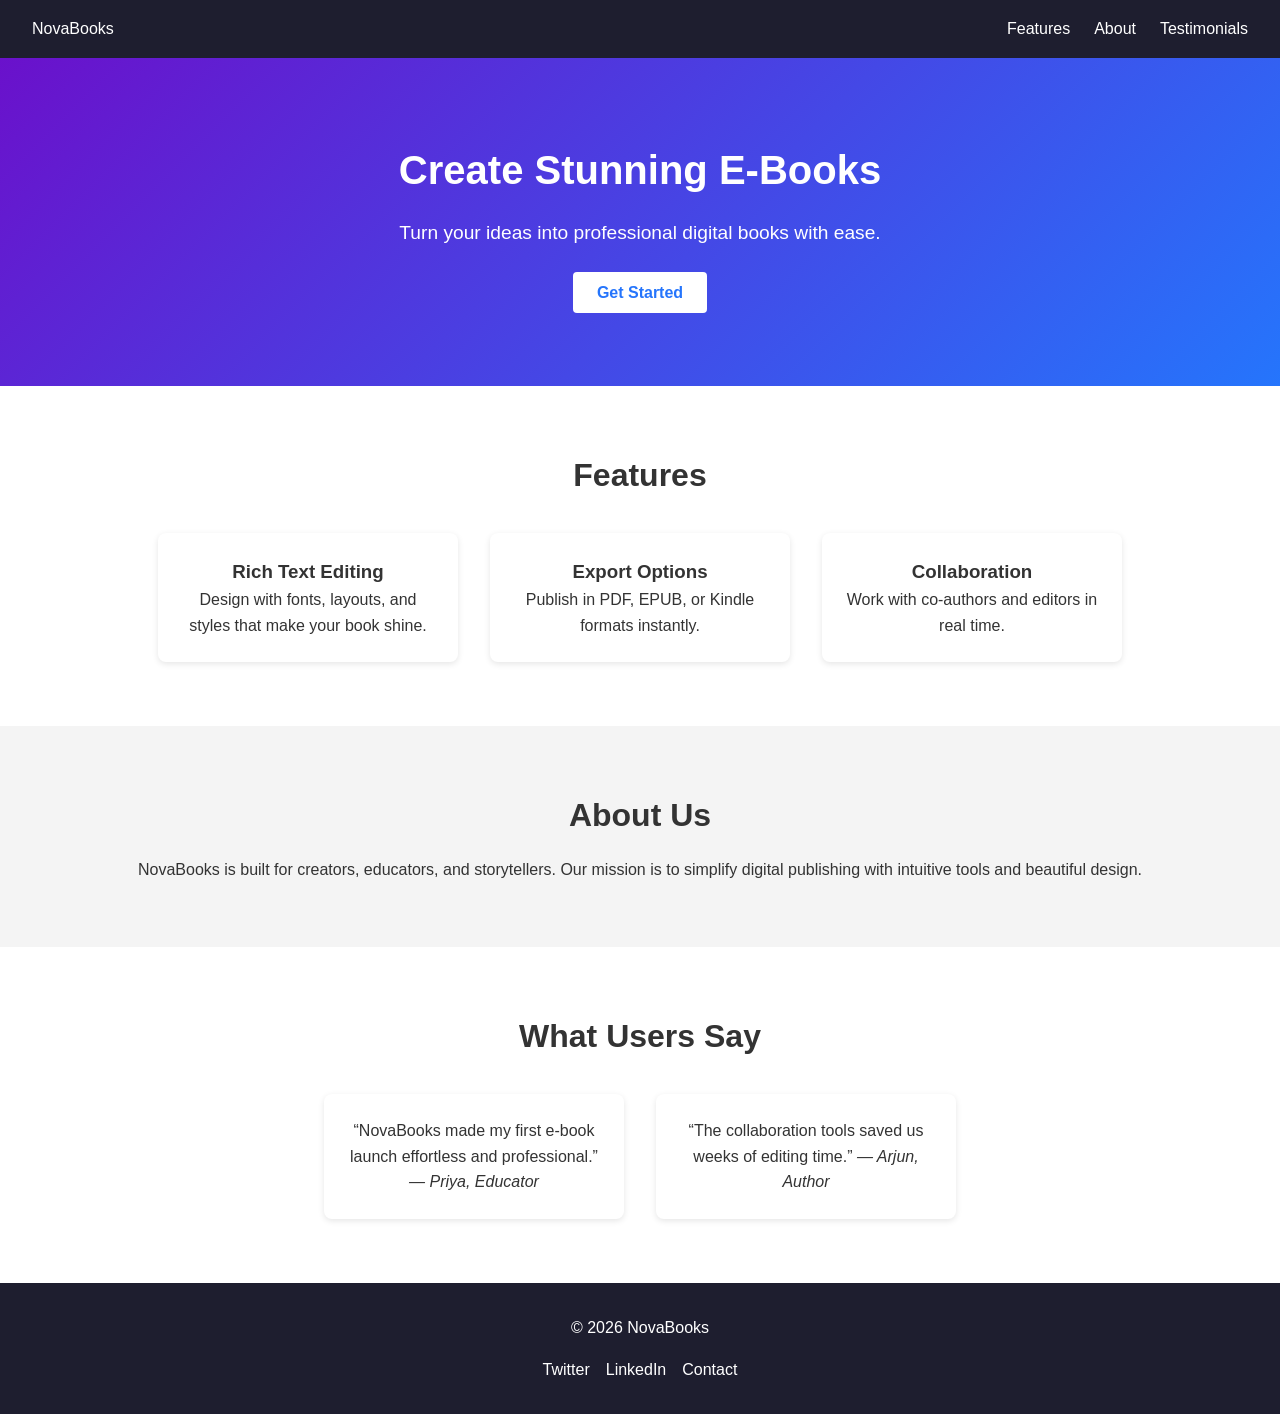
<file: WebDev-L1-LandingPage/index.html>
<!DOCTYPE html>
<html lang="en">
<head>
  <meta charset="UTF-8">
  <meta name="viewport" content="width=device-width, initial-scale=1.0">
  <title>NovaBooks - Create Your E‑Books</title>
  <link rel="stylesheet" href="style.css">
</head>
<body>
  <!-- Navigation -->
  <nav class="navbar">
    <div class="logo">NovaBooks</div>
    <ul class="nav-links">
      <li><a href="#features">Features</a></li>
      <li><a href="#about">About</a></li>
      <li><a href="#testimonials">Testimonials</a></li>
    </ul>
  </nav>

  <!-- Hero Section -->
  <header class="hero">
    <h1>Create Stunning E‑Books</h1>
    <p>Turn your ideas into professional digital books with ease.</p>
    <a href="#features" class="cta-btn">Get Started</a>
  </header>

  <!-- Features Section -->
  <section id="features" class="section">
    <h2>Features</h2>
    <div class="features-grid">
      <div class="feature-card">
        <h3>Rich Text Editing</h3>
        <p>Design with fonts, layouts, and styles that make your book shine.</p>
      </div>
      <div class="feature-card">
        <h3>Export Options</h3>
        <p>Publish in PDF, EPUB, or Kindle formats instantly.</p>
      </div>
      <div class="feature-card">
        <h3>Collaboration</h3>
        <p>Work with co-authors and editors in real time.</p>
      </div>
    </div>
  </section>

  <!-- About Section -->
  <section id="about" class="section alt-bg">
    <h2>About Us</h2>
    <p>NovaBooks is built for creators, educators, and storytellers. Our mission is to simplify digital publishing with intuitive tools and beautiful design.</p>
  </section>

  <!-- Testimonials Section -->
  <section id="testimonials" class="section">
    <h2>What Users Say</h2>
    <div class="testimonials-grid">
      <blockquote>
        “NovaBooks made my first e‑book launch effortless and professional.”
        <cite>— Priya, Educator</cite>
      </blockquote>
      <blockquote>
        “The collaboration tools saved us weeks of editing time.”
        <cite>— Arjun, Author</cite>
      </blockquote>
    </div>
  </section>

  <!-- Footer -->
  <footer class="footer">
    <p>© 2026 NovaBooks</p>
    <ul class="social-links">
      <li><a href="#">Twitter</a></li>
      <li><a href="#">LinkedIn</a></li>
      <li><a href="#">Contact</a></li>
    </ul>
  </footer>
</body>
</html>
</file>
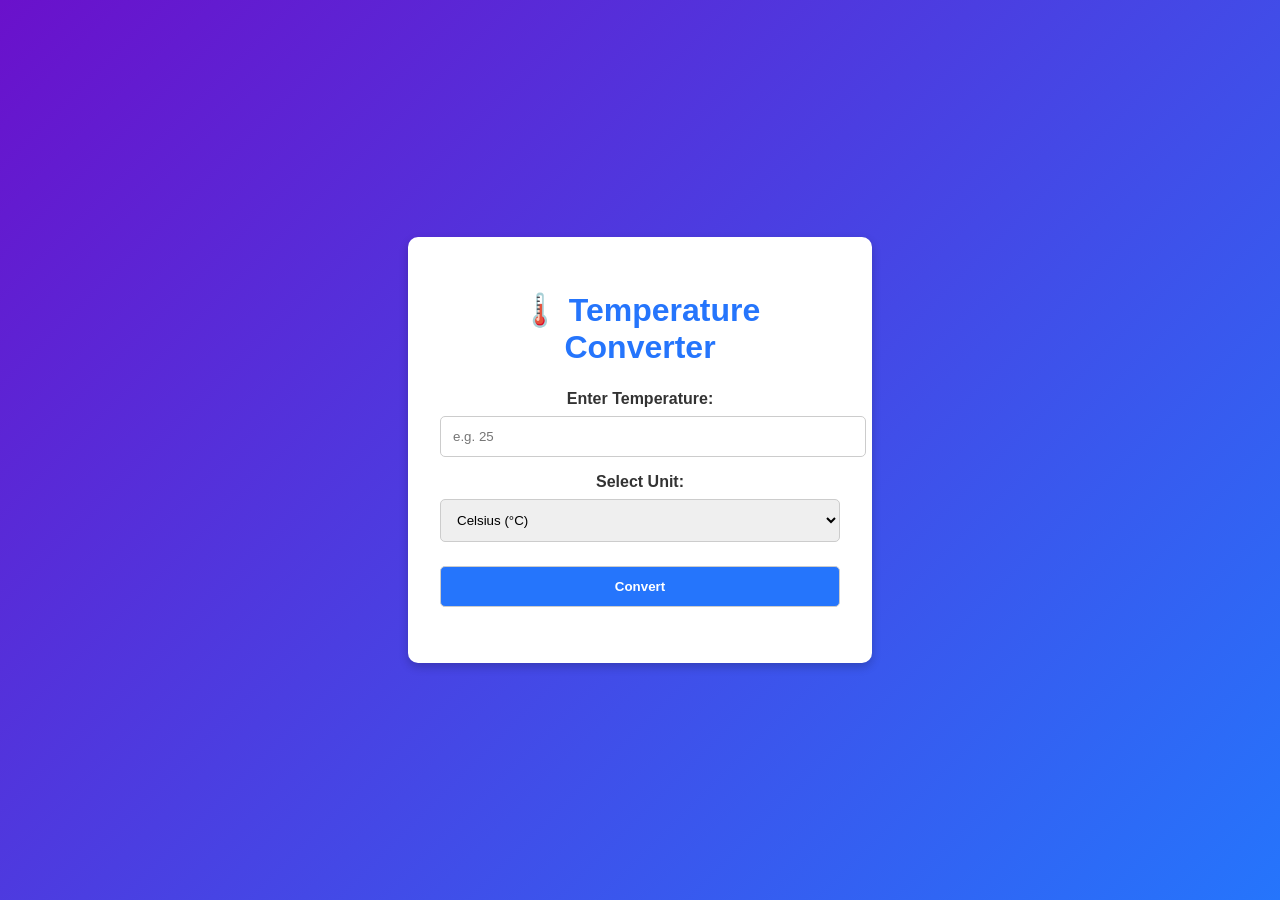
<file: WebDev-L3-TemperatureConverterWebsite/index.html>
<!DOCTYPE html>
<html lang="en">
<head>
  <meta charset="UTF-8">
  <meta name="viewport" content="width=device-width, initial-scale=1.0">
  <title>Temperature Converter</title>
  <link rel="stylesheet" href="style.css">
</head>
<body>
  <div class="container">
    <h1>🌡️ Temperature Converter</h1>

    <!-- Input Field -->
    <label for="tempValue">Enter Temperature:</label>
    <input type="number" id="tempValue" placeholder="e.g. 25">

    <!-- Unit Selector -->
    <label for="unit">Select Unit:</label>
    <select id="unit">
      <option value="celsius">Celsius (°C)</option>
      <option value="fahrenheit">Fahrenheit (°F)</option>
      <option value="kelvin">Kelvin (K)</option>
    </select>

    <!-- Convert Button -->
    <button id="convertBtn">Convert</button>

    <!-- Result Display -->
    <div id="result" class="result"></div>
  </div>

  <script src="script.js"></script>
</body>
</html>
</file>
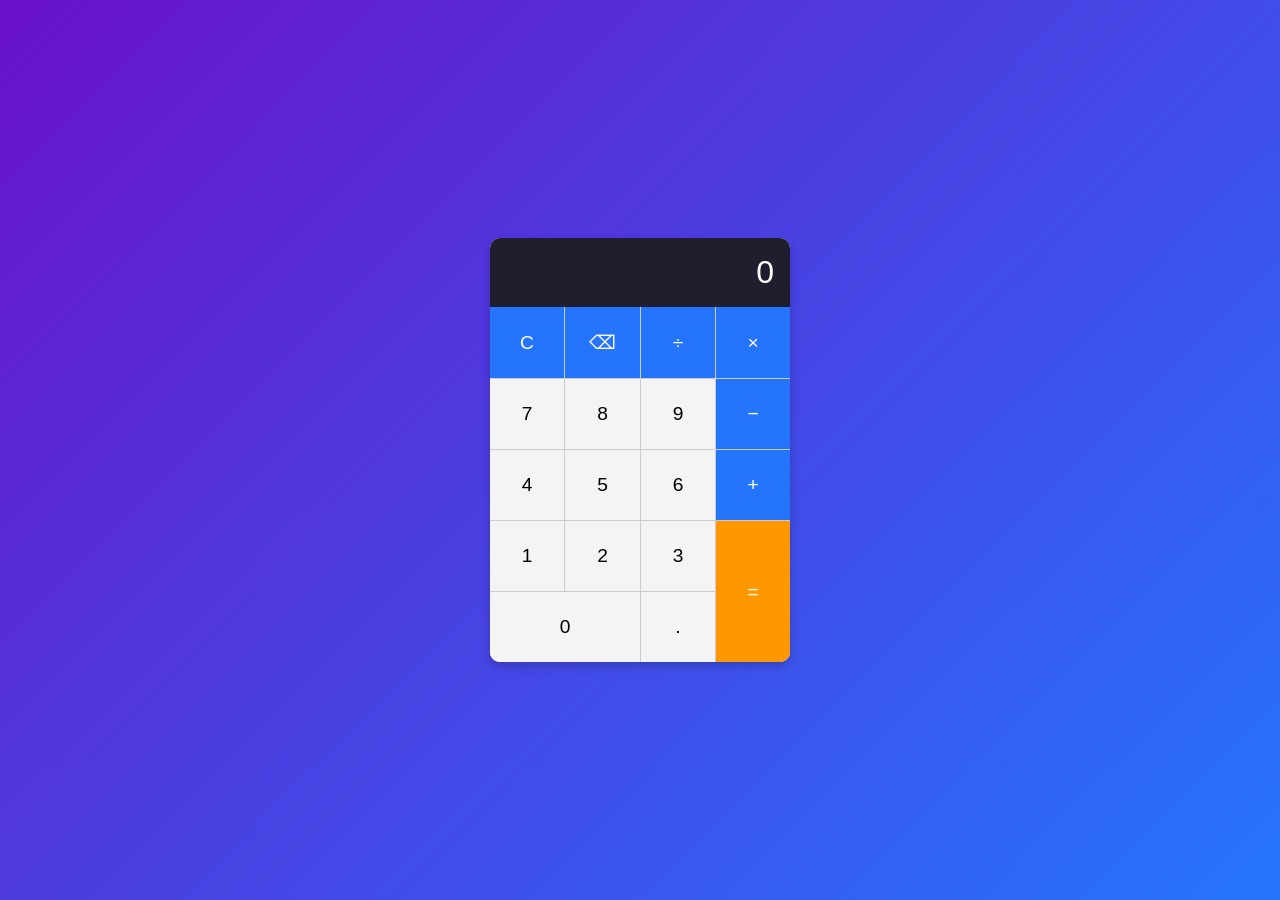
<file: WebDev-L4-Calculator/index.html>
<!DOCTYPE html>
<html lang="en">
<head>
  <meta charset="UTF-8">
  <meta name="viewport" content="width=device-width, initial-scale=1.0">
  <title>Calculator</title>
  <link rel="stylesheet" href="styles.css">
</head>
<body>
  <div class="calculator">
    <!-- Display -->
    <div id="display" class="display">0</div>

    <!-- Buttons -->
    <div class="buttons">
      <button class="btn operator" data-action="clear">C</button>
      <button class="btn operator" data-action="delete">⌫</button>
      <button class="btn operator" data-value="/">÷</button>
      <button class="btn operator" data-value="*">×</button>

      <button class="btn" data-value="7">7</button>
      <button class="btn" data-value="8">8</button>
      <button class="btn" data-value="9">9</button>
      <button class="btn operator" data-value="-">−</button>

      <button class="btn" data-value="4">4</button>
      <button class="btn" data-value="5">5</button>
      <button class="btn" data-value="6">6</button>
      <button class="btn operator" data-value="+">+</button>

      <button class="btn" data-value="1">1</button>
      <button class="btn" data-value="2">2</button>
      <button class="btn" data-value="3">3</button>
      <button class="btn equals" data-action="equals">=</button>

      <button class="btn zero" data-value="0">0</button>
      <button class="btn" data-value=".">.</button>
    </div>
  </div>

  <script src="script.js"></script>
</body>
</html>
</file>
<file: WebDev-L1-LandingPage/style.css>
/* Reset */
* {
  margin: 0;
  padding: 0;
  box-sizing: border-box;
}

/* Typography */
body {
  font-family: Arial, sans-serif;
  line-height: 1.6;
  color: #333;
}

h1, h2, h3 {
  font-weight: bold;
}

h1 {
  font-size: 2.5rem;
}

h2 {
  font-size: 2rem;
  margin-bottom: 1rem;
}

p {
  font-size: 1rem;
}

/* Navbar */
.navbar {
  position: sticky;
  top: 0;
  background: #1e1e2f;
  color: #fff;
  display: flex;
  justify-content: space-between;
  align-items: center;
  padding: 1rem 2rem;
}

.nav-links {
  list-style: none;
  display: flex;
  gap: 1.5rem;
}

.nav-links a {
  color: #fff;
  text-decoration: none;
  font-weight: 500;
}

/* Hero */
.hero {
  background: linear-gradient(135deg, #6a11cb, #2575fc);
  color: #fff;
  text-align: center;
  padding: 5rem 2rem;
}

.hero h1 {
  margin-bottom: 1rem;
}

.hero p {
  margin-bottom: 2rem;
  font-size: 1.2rem;
}

.cta-btn {
  background: #fff;
  color: #2575fc;
  padding: 0.75rem 1.5rem;
  border-radius: 4px;
  text-decoration: none;
  font-weight: bold;
}

/* Sections */
.section {
  padding: 4rem 2rem;
  text-align: center;
}

.alt-bg {
  background: #f4f4f4;
}

.features-grid, .testimonials-grid {
  display: flex;
  flex-wrap: wrap;
  gap: 2rem;
  justify-content: center;
  margin-top: 2rem;
}

.feature-card, blockquote {
  background: #fff;
  padding: 1.5rem;
  border-radius: 8px;
  max-width: 300px;
  box-shadow: 0 2px 6px rgba(0,0,0,0.1);
}

/* Footer */
.footer {
  background: #1e1e2f;
  color: #fff;
  text-align: center;
  padding: 2rem;
}

.social-links {
  list-style: none;
  display: flex;
  justify-content: center;
  gap: 1rem;
  margin-top: 1rem;
}

.social-links a {
  color: #fff;
  text-decoration: none;
}

/* Responsive */
@media (max-width: 768px) {
  .features-grid, .testimonials-grid {
    flex-direction: column;
    align-items: center;
  }

  h1 {
    font-size: 2rem;
  }

  h2 {
    font-size: 1.5rem;
  }
}
</file>
<file: WebDev-L3-TemperatureConverterWebsite/style.css>
body {
  font-family: Arial, sans-serif;
  background: linear-gradient(135deg, #6a11cb, #2575fc);
  color: #333;
  display: flex;
  justify-content: center;
  align-items: center;
  height: 100vh;
  margin: 0;
}

.container {
  background: #fff;
  padding: 2rem;
  border-radius: 10px;
  text-align: center;
  max-width: 400px;
  width: 100%;
  box-shadow: 0 4px 10px rgba(0,0,0,0.2);
}

h1 {
  margin-bottom: 1.5rem;
  color: #2575fc;
}

label {
  display: block;
  margin-top: 1rem;
  font-weight: bold;
}

input, select, button {
  width: 100%;
  padding: 0.75rem;
  margin-top: 0.5rem;
  border: 1px solid #ccc;
  border-radius: 5px;
}

button {
  background: #2575fc;
  color: #fff;
  font-weight: bold;
  cursor: pointer;
  margin-top: 1.5rem;
}

button:hover {
  background: #6a11cb;
}

.result {
  margin-top: 1.5rem;
  font-size: 1.1rem;
  font-weight: bold;
  color: #333;
}
</file>
<file: WebDev-L4-Calculator/styles.css>
body {
  font-family: Arial, sans-serif;
  background: linear-gradient(135deg, #6a11cb, #2575fc);
  display: flex;
  justify-content: center;
  align-items: center;
  height: 100vh;
  margin: 0;
}

.calculator {
  background: #fff;
  border-radius: 10px;
  overflow: hidden;
  box-shadow: 0 4px 10px rgba(0,0,0,0.2);
  width: 300px;
}

.display {
  background: #1e1e2f;
  color: #fff;
  font-size: 2rem;
  padding: 1rem;
  text-align: right;
}

.buttons {
  display: grid;
  grid-template-columns: repeat(4, 1fr);
  gap: 1px;
  background: #ccc;
}

.btn {
  background: #f4f4f4;
  border: none;
  padding: 1.5rem;
  font-size: 1.2rem;
  cursor: pointer;
}

.btn:hover {
  background: #e0e0e0;
}

.operator {
  background: #2575fc;
  color: #fff;
}

.operator:hover {
  background: #6a11cb;
}

.equals {
  background: #ff9800;
  color: #fff;
  grid-row: span 2;
}

.zero {
  grid-column: span 2;
}
</file>
